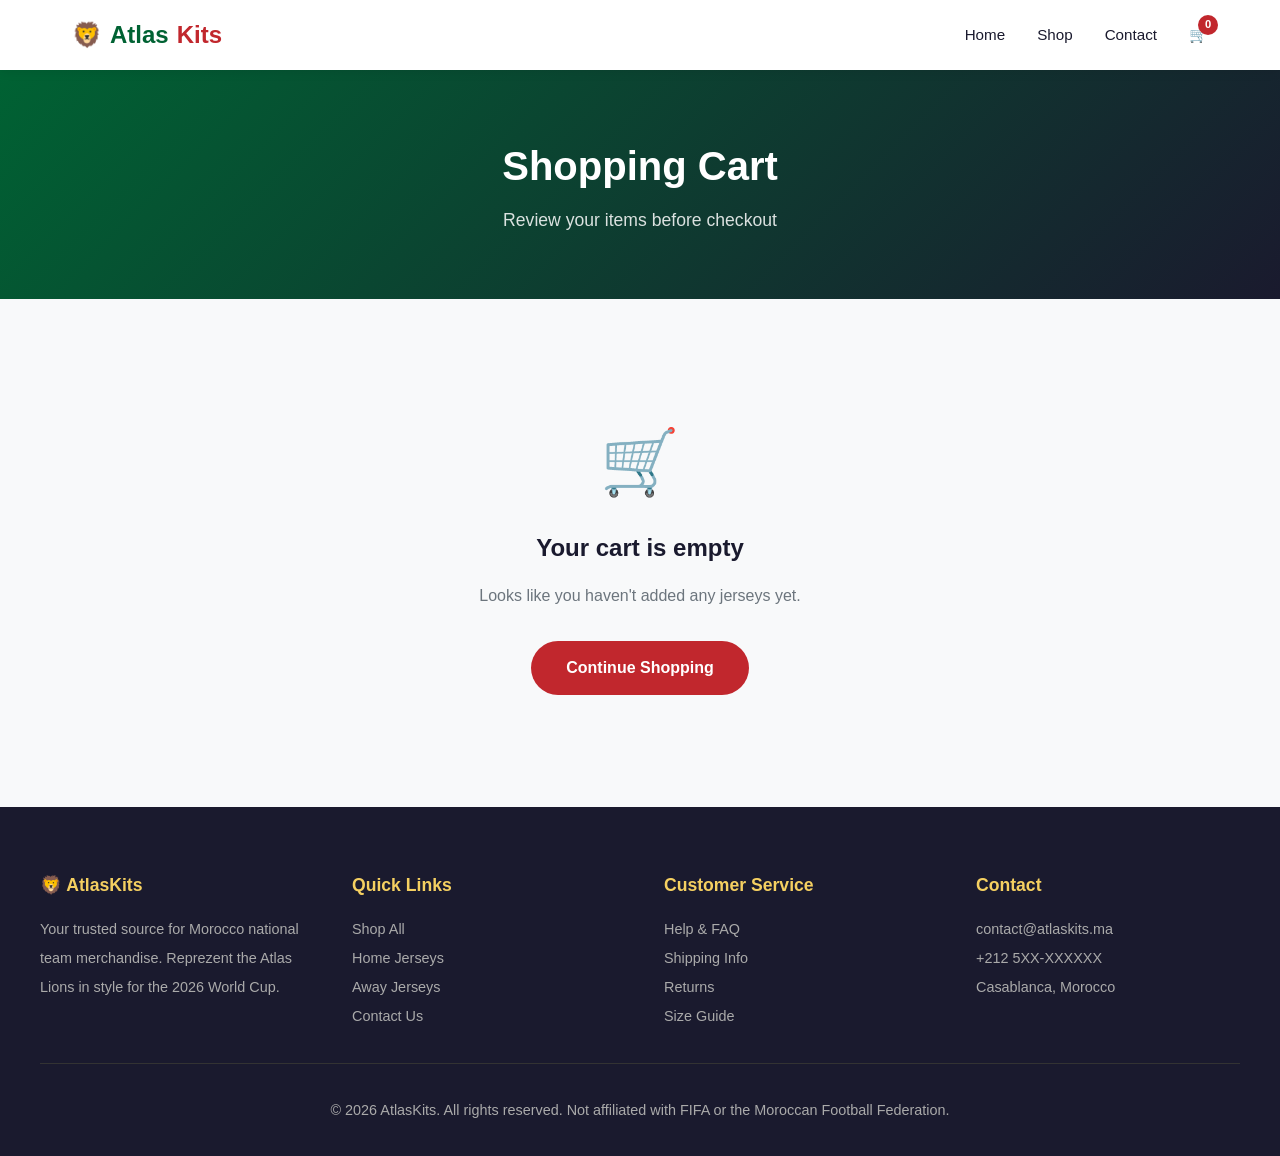
<file: cart.html>
<!DOCTYPE html>
<html lang="en">
<head>
  <meta charset="UTF-8">
  <meta name="viewport" content="width=device-width, initial-scale=1.0">
  <title>Cart - AtlasKits Morocco Jerseys</title>
  <link rel="stylesheet" href="css/style.css">
</head>
<body>
  <header class="header">
    <div class="header-inner">
      <a href="index.html" class="logo">
        🦁 <span>Atlas</span>Kits
      </a>
      <nav class="nav">
        <a href="index.html">Home</a>
        <a href="products.html">Shop</a>
        <a href="contact.html">Contact</a>
        <a href="cart.html" class="cart-icon">
          🛒
          <span class="cart-count">0</span>
        </a>
      </nav>
    </div>
  </header>

  <div class="page-header">
    <h1>Shopping Cart</h1>
    <p>Review your items before checkout</p>
  </div>

  <div class="cart-page" id="cart-container">
    <div id="cart-empty" class="cart-empty">
      <div style="font-size:4rem;margin-bottom:1rem">🛒</div>
      <h2>Your cart is empty</h2>
      <p style="color:var(--gray);margin-bottom:2rem">Looks like you haven't added any jerseys yet.</p>
      <a href="products.html" class="btn btn-red">Continue Shopping</a>
    </div>

    <div id="cart-full" style="display:none">
      <div id="cart-items"></div>

      <div class="cart-summary">
        <h3>Order Summary</h3>
        <div class="summary-row">
          <span>Subtotal</span>
          <span id="cart-subtotal">$0.00</span>
        </div>
        <div class="summary-row">
          <span>Shipping</span>
          <span>Free</span>
        </div>
        <div class="summary-row total">
          <span>Total</span>
          <span id="cart-total">$0.00</span>
        </div>
        <a href="checkout.html" class="btn btn-red" style="width:100%;text-align:center;padding:1rem;font-size:1.1rem;margin-top:1rem">Proceed to Checkout</a>
        <div style="text-align:center;margin-top:1rem">
          <a href="products.html" style="color:var(--gray);text-decoration:none;font-size:0.9rem">Continue Shopping</a>
        </div>
      </div>
    </div>
  </div>

  <footer class="footer">
    <div class="footer-inner">
      <div>
        <h3>🦁 AtlasKits</h3>
        <p>Your trusted source for Morocco national team merchandise. Reprezent the Atlas Lions in style for the 2026 World Cup.</p>
      </div>
      <div>
        <h3>Quick Links</h3>
        <a href="products.html">Shop All</a>
        <a href="products.html">Home Jerseys</a>
        <a href="products.html">Away Jerseys</a>
        <a href="contact.html">Contact Us</a>
      </div>
      <div>
        <h3>Customer Service</h3>
        <a href="contact.html">Help & FAQ</a>
        <a href="contact.html">Shipping Info</a>
        <a href="contact.html">Returns</a>
        <a href="contact.html">Size Guide</a>
      </div>
      <div>
        <h3>Contact</h3>
        <p>contact@atlaskits.ma</p>
        <p>+212 5XX-XXXXXX</p>
        <p>Casablanca, Morocco</p>
      </div>
    </div>
    <div class="footer-bottom">
      <p>&copy; 2026 AtlasKits. All rights reserved. Not affiliated with FIFA or the Moroccan Football Federation.</p>
    </div>
  </footer>

  <script src="js/products.js"></script>
  <script src="js/cart.js"></script>
  <script>
    renderCartPage();
  </script>
</body>
</html>
</file>
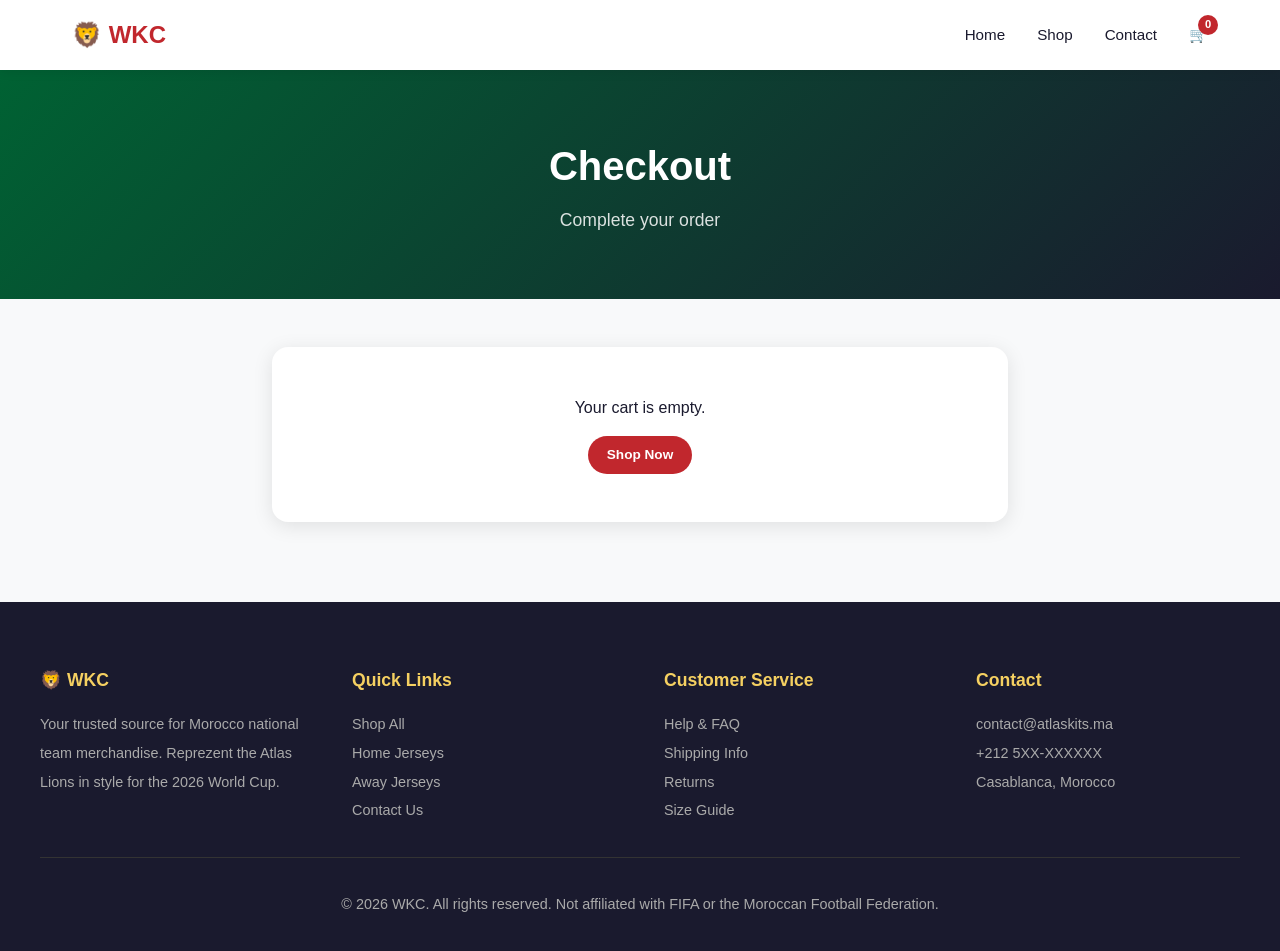
<file: checkout.html>
<!DOCTYPE html>
<html lang="en">
<head>
  <meta charset="UTF-8">
  <meta name="viewport" content="width=device-width, initial-scale=1.0">
  <title>Checkout - WKC Morocco Jerseys</title>
  <link rel="stylesheet" href="css/style.css">
  <script src="https://www.paypal.com/sdk/js?client-id=AdDPjl7S-NHxqJvV3K0-onOzZeGK0HeuOAkSp6iA3kbQcl0m-8KVNPqUTPU-BgHdSW_ZgPI7dGw9zjlO&currency=USD" data-namespace="paypal_sdk"></script>
</head>
<body>
  <header class="header">
    <div class="header-inner">
      <a href="index.html" class="logo">
        🦁 WKC
      </a>
      <nav class="nav">
        <a href="index.html">Home</a>
        <a href="products.html">Shop</a>
        <a href="contact.html">Contact</a>
        <a href="cart.html" class="cart-icon">
          🛒
          <span class="cart-count">0</span>
        </a>
      </nav>
    </div>
  </header>

  <div class="page-header">
    <h1>Checkout</h1>
    <p>Complete your order</p>
  </div>

  <div class="checkout-page" id="checkout-page">
    <div id="checkout-form-container">
      <div class="order-summary" id="checkout-items"></div>

      <form id="checkout-form">
        <div class="form-row">
          <div class="form-group">
            <label>First Name</label>
            <input type="text" required placeholder="Youssef">
          </div>
          <div class="form-group">
            <label>Last Name</label>
            <input type="text" required placeholder="El Hamdaoui">
          </div>
        </div>
        <div class="form-group">
          <label>Email</label>
          <input type="email" required placeholder="you@example.com">
        </div>
        <div class="form-group">
          <label>Phone</label>
          <input type="tel" required placeholder="+212 6XX-XXXXXX">
        </div>
        <div class="form-group">
          <label>Address</label>
          <input type="text" required placeholder="123 Avenue Mohammed V">
        </div>
        <div class="form-row">
          <div class="form-group">
            <label>City</label>
            <input type="text" required placeholder="Casablanca">
          </div>
          <div class="form-group">
            <label>Country</label>
            <select required>
              <option value="">Select country...</option>
              <option value="MA">Morocco</option>
              <option value="US">United States</option>
              <option value="GB">United Kingdom</option>
              <option value="FR">France</option>
              <option value="ES">Spain</option>
              <option value="DE">Germany</option>
              <option value="IT">Italy</option>
              <option value="CA">Canada</option>
              <option value="AE">UAE</option>
              <option value="SA">Saudi Arabia</option>
              <option value="QA">Qatar</option>
              <option value="EG">Egypt</option>
            </select>
          </div>
        </div>
        <input type="hidden" name="payment_method" value="paypal">

        <div style="background:white;border-radius:16px;padding:2rem;box-shadow:var(--shadow);margin-bottom:2rem">
          <div class="summary-row total">
            <span>Total Due</span>
            <span id="checkout-total">$0.00</span>
          </div>
        </div>

        <div id="paypal-button-container" style="margin-top:1rem"></div>
        <div style="text-align:center;margin-top:1rem">
          <a href="cart.html" style="color:var(--gray);text-decoration:none;font-size:0.9rem">← Back to Cart</a>
        </div>
      </form>
    </div>

    <div id="order-confirmed" style="display:none">
      <div class="message-banner">
        <div class="icon">✅</div>
        <h2>Order Placed! 🇲🇦</h2>
        <p>Thank you for your order. You'll receive a confirmation email shortly with your order details and tracking information.</p>
        <p style="font-size:0.9rem;color:var(--gray);margin-bottom:2rem">Your order number: #MOR-${Date.now().toString(36).toUpperCase()}</p>
        <a href="products.html" class="btn btn-red">Continue Shopping</a>
      </div>
    </div>
  </div>

  <footer class="footer">
    <div class="footer-inner">
      <div>
        <h3>🦁 WKC</h3>
        <p>Your trusted source for Morocco national team merchandise. Reprezent the Atlas Lions in style for the 2026 World Cup.</p>
      </div>
      <div>
        <h3>Quick Links</h3>
        <a href="products.html">Shop All</a>
        <a href="products.html">Home Jerseys</a>
        <a href="products.html">Away Jerseys</a>
        <a href="contact.html">Contact Us</a>
      </div>
      <div>
        <h3>Customer Service</h3>
        <a href="contact.html">Help & FAQ</a>
        <a href="contact.html">Shipping Info</a>
        <a href="contact.html">Returns</a>
        <a href="contact.html">Size Guide</a>
      </div>
      <div>
        <h3>Contact</h3>
        <p>contact@atlaskits.ma</p>
        <p>+212 5XX-XXXXXX</p>
        <p>Casablanca, Morocco</p>
      </div>
    </div>
    <div class="footer-bottom">
      <p>&copy; 2026 WKC. All rights reserved. Not affiliated with FIFA or the Moroccan Football Federation.</p>
    </div>
  </footer>

  <script src="js/products.js"></script>
  <script src="js/cart.js"></script>
  <script>
    function renderCheckout() {
      const cart = getCart();
      const container = document.getElementById('checkout-items');

      if (cart.length === 0) {
        container.innerHTML = '<div style="text-align:center;padding:1rem"><p>Your cart is empty.</p><a href="products.html" class="btn btn-red btn-sm" style="margin-top:1rem">Shop Now</a></div>';
        document.getElementById('checkout-form').style.display = 'none';
        return;
      }

      container.innerHTML = '<h3 style="margin-bottom:1rem">Order Items</h3>' +
        cart.map(item => {
          const product = getProduct(item.productId);
          if (!product) return '';
          return `<div class="order-item"><span>${product.name} (${item.size}) × ${item.quantity}</span><span>$${(product.price * item.quantity).toFixed(2)}</span></div>`;
        }).join('');

      const total = getCartTotal();
      document.getElementById('checkout-total').textContent = `$${total.toFixed(2)}`;
    }

    function completeOrder() {
      document.getElementById('checkout-form-container').style.display = 'none';
      document.getElementById('order-confirmed').style.display = 'block';
      localStorage.removeItem('moroccoCart');
      updateCartCount();
    }

    renderCheckout();
    updateCartCount();

    if (typeof paypal_sdk !== 'undefined' && getCart().length > 0) {
      paypal_sdk.Buttons({
        createOrder: function(data, actions) {
          const total = getCartTotal();
          return actions.order.create({
            purchase_units: [{
              amount: { value: total.toFixed(2) }
            }]
          });
        },
        onApprove: function(data, actions) {
          return actions.order.capture().then(function(details) {
            completeOrder();
          });
        },
        onError: function(err) {
          alert('Payment failed. Please try again.');
        }
      }).render('#paypal-button-container');
    }
  </script>
</body>
</html>
</file>
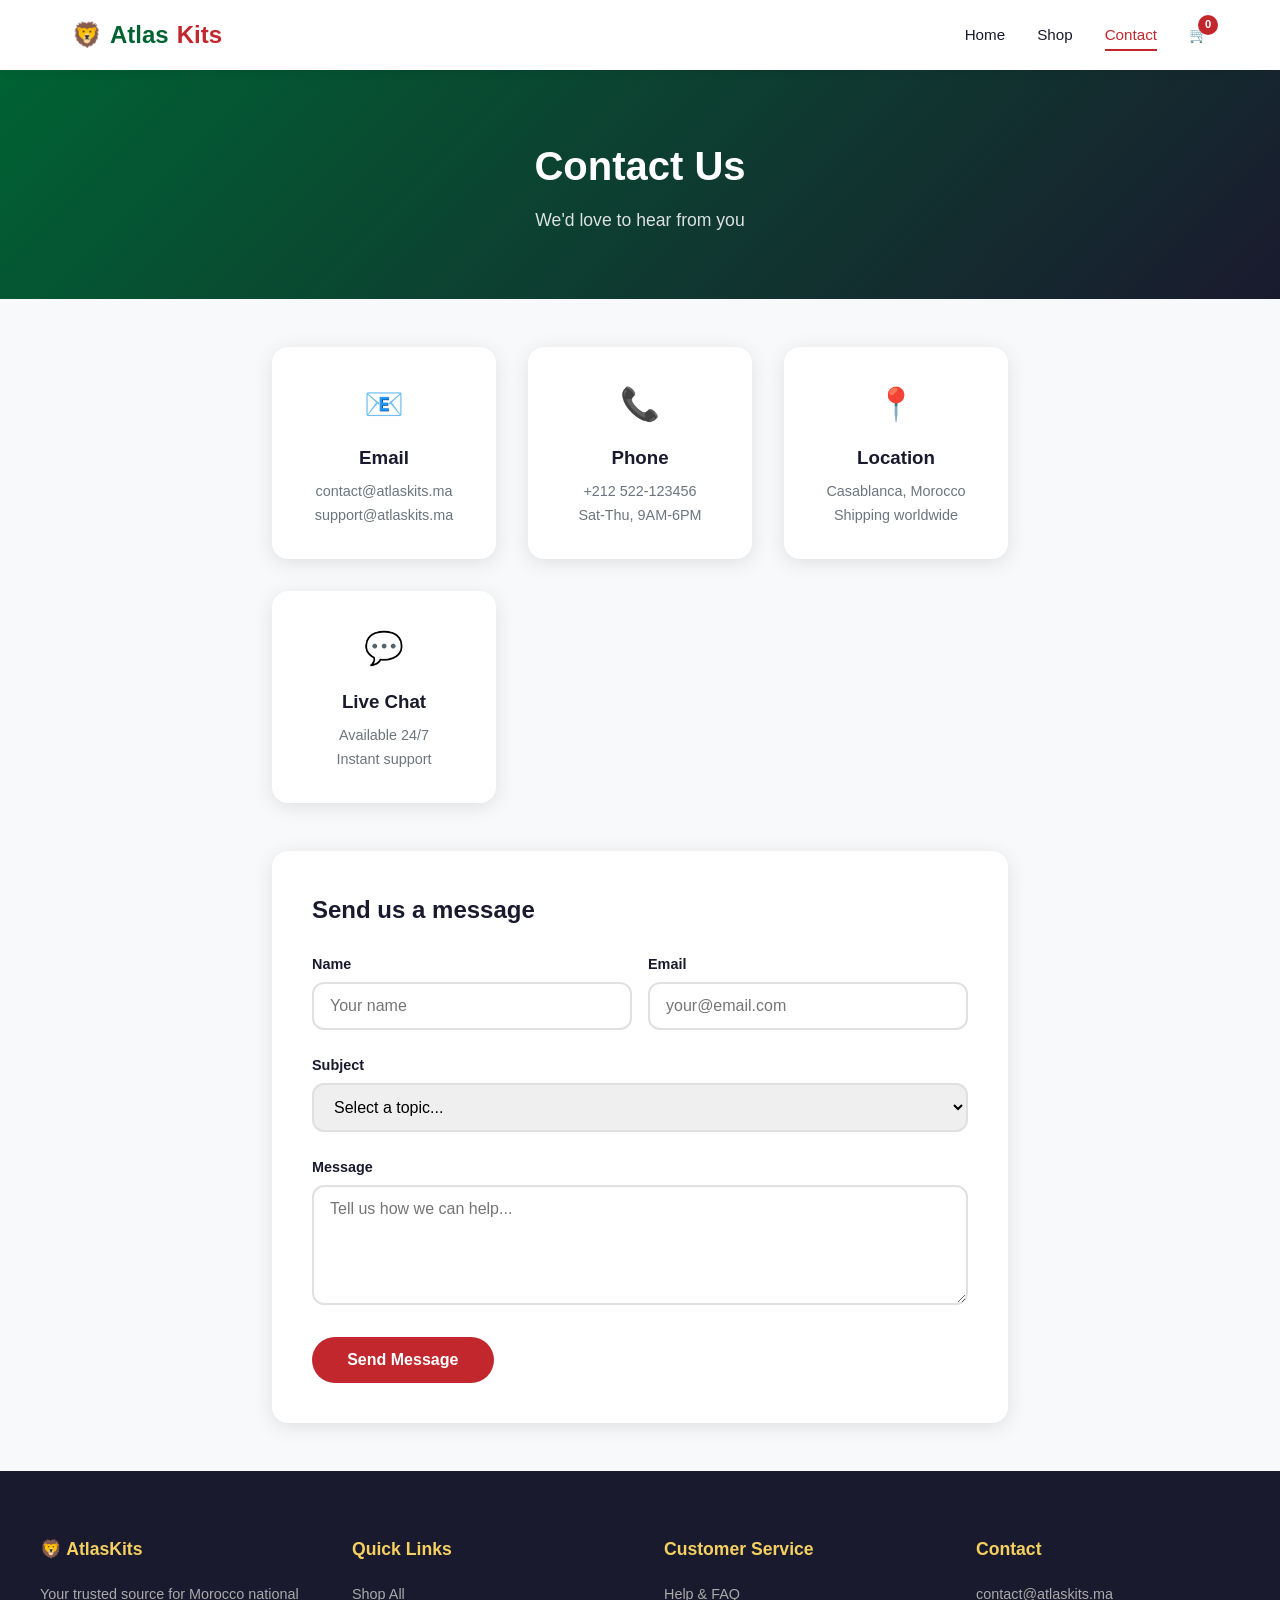
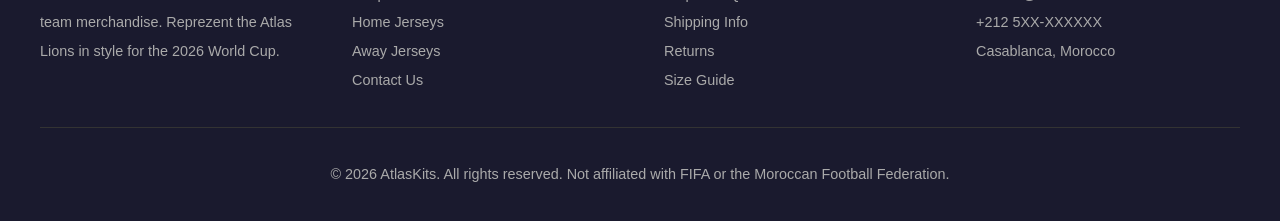
<file: contact.html>
<!DOCTYPE html>
<html lang="en">
<head>
  <meta charset="UTF-8">
  <meta name="viewport" content="width=device-width, initial-scale=1.0">
  <title>Contact - AtlasKits Morocco Jerseys</title>
  <link rel="stylesheet" href="css/style.css">
</head>
<body>
  <header class="header">
    <div class="header-inner">
      <a href="index.html" class="logo">
        🦁 <span>Atlas</span>Kits
      </a>
      <nav class="nav">
        <a href="index.html">Home</a>
        <a href="products.html">Shop</a>
        <a href="contact.html" class="active">Contact</a>
        <a href="cart.html" class="cart-icon">
          🛒
          <span class="cart-count">0</span>
        </a>
      </nav>
    </div>
  </header>

  <div class="page-header">
    <h1>Contact Us</h1>
    <p>We'd love to hear from you</p>
  </div>

  <div class="contact-page">
    <div class="contact-info">
      <div class="contact-item">
        <div class="icon">📧</div>
        <h3>Email</h3>
        <p>contact@atlaskits.ma</p>
        <p>support@atlaskits.ma</p>
      </div>
      <div class="contact-item">
        <div class="icon">📞</div>
        <h3>Phone</h3>
        <p>+212 522-123456</p>
        <p>Sat-Thu, 9AM-6PM</p>
      </div>
      <div class="contact-item">
        <div class="icon">📍</div>
        <h3>Location</h3>
        <p>Casablanca, Morocco</p>
        <p>Shipping worldwide</p>
      </div>
      <div class="contact-item">
        <div class="icon">💬</div>
        <h3>Live Chat</h3>
        <p>Available 24/7</p>
        <p>Instant support</p>
      </div>
    </div>

    <div style="background:white;border-radius:16px;padding:2.5rem;box-shadow:var(--shadow)">
      <h2 style="margin-bottom:1.5rem">Send us a message</h2>
      <form onsubmit="event.preventDefault();document.getElementById('msg-sent').style.display='block';this.reset()">
        <div class="form-row">
          <div class="form-group">
            <label>Name</label>
            <input type="text" required placeholder="Your name">
          </div>
          <div class="form-group">
            <label>Email</label>
            <input type="email" required placeholder="your@email.com">
          </div>
        </div>
        <div class="form-group">
          <label>Subject</label>
          <select required>
            <option value="">Select a topic...</option>
            <option>Order Inquiry</option>
            <option>Shipping Question</option>
            <option>Size & Fit</option>
            <option>Returns & Refunds</option>
            <option>Wholesale</option>
            <option>Other</option>
          </select>
        </div>
        <div class="form-group">
          <label>Message</label>
          <textarea rows="5" required placeholder="Tell us how we can help..."></textarea>
        </div>
        <button type="submit" class="btn btn-red">Send Message</button>
        <p id="msg-sent" style="color:var(--green);font-weight:600;margin-top:1rem;display:none">✓ Message sent! We'll get back to you within 24 hours.</p>
      </form>
    </div>
  </div>

  <footer class="footer">
    <div class="footer-inner">
      <div>
        <h3>🦁 AtlasKits</h3>
        <p>Your trusted source for Morocco national team merchandise. Reprezent the Atlas Lions in style for the 2026 World Cup.</p>
      </div>
      <div>
        <h3>Quick Links</h3>
        <a href="products.html">Shop All</a>
        <a href="products.html">Home Jerseys</a>
        <a href="products.html">Away Jerseys</a>
        <a href="contact.html">Contact Us</a>
      </div>
      <div>
        <h3>Customer Service</h3>
        <a href="contact.html">Help & FAQ</a>
        <a href="contact.html">Shipping Info</a>
        <a href="contact.html">Returns</a>
        <a href="contact.html">Size Guide</a>
      </div>
      <div>
        <h3>Contact</h3>
        <p>contact@atlaskits.ma</p>
        <p>+212 5XX-XXXXXX</p>
        <p>Casablanca, Morocco</p>
      </div>
    </div>
    <div class="footer-bottom">
      <p>&copy; 2026 AtlasKits. All rights reserved. Not affiliated with FIFA or the Moroccan Football Federation.</p>
    </div>
  </footer>

  <script src="js/products.js"></script>
  <script src="js/cart.js"></script>
  <script>updateCartCount()</script>
</body>
</html>
</file>
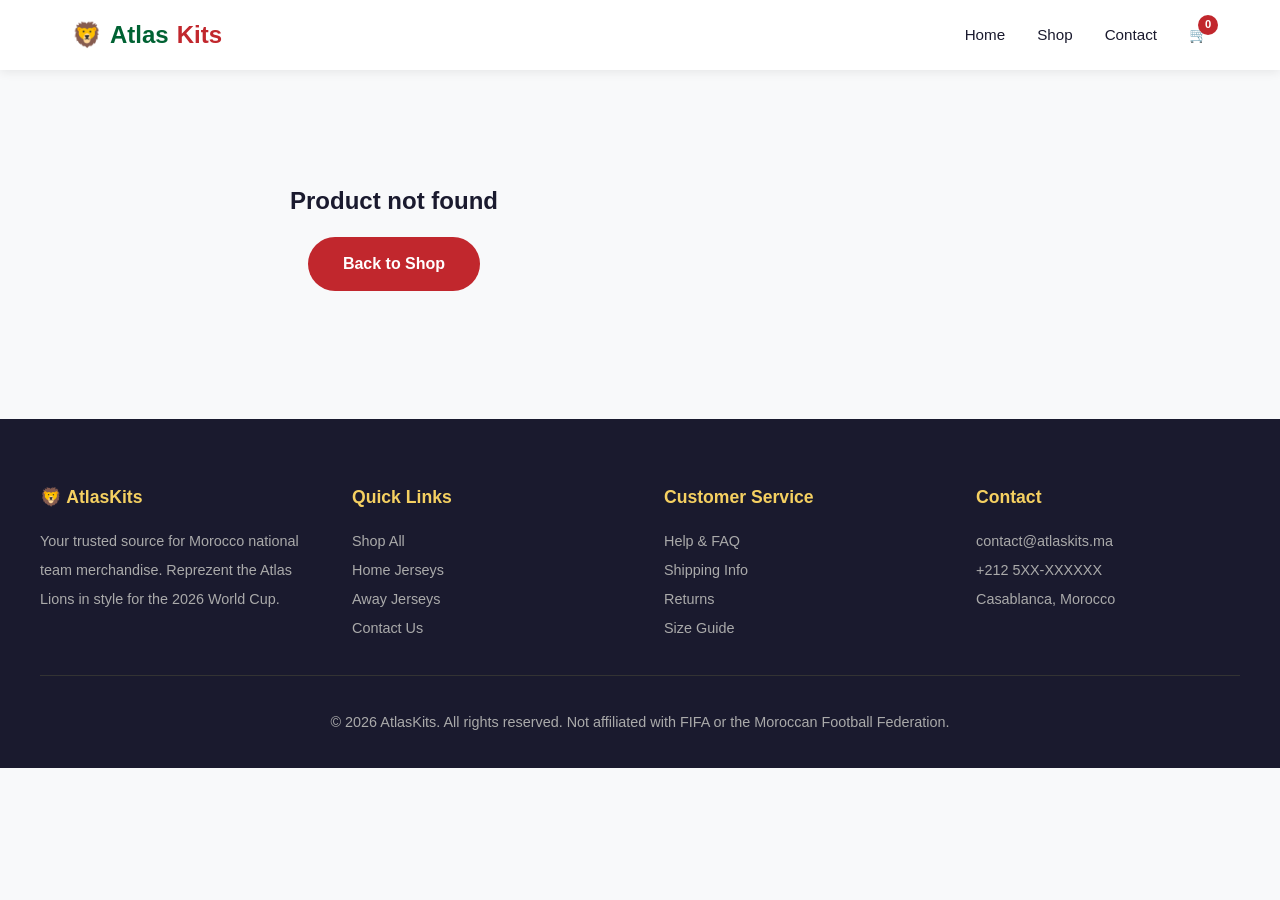
<file: product.html>
<!DOCTYPE html>
<html lang="en">
<head>
  <meta charset="UTF-8">
  <meta name="viewport" content="width=device-width, initial-scale=1.0">
  <title>Product - AtlasKits Morocco Jerseys</title>
  <link rel="stylesheet" href="css/style.css">
</head>
<body>
  <header class="header">
    <div class="header-inner">
      <a href="index.html" class="logo">
        🦁 <span>Atlas</span>Kits
      </a>
      <nav class="nav">
        <a href="index.html">Home</a>
        <a href="products.html">Shop</a>
        <a href="contact.html">Contact</a>
        <a href="cart.html" class="cart-icon">
          🛒
          <span class="cart-count">0</span>
        </a>
      </nav>
    </div>
  </header>

  <div class="product-detail" id="product-detail"></div>

  <footer class="footer">
    <div class="footer-inner">
      <div>
        <h3>🦁 AtlasKits</h3>
        <p>Your trusted source for Morocco national team merchandise. Reprezent the Atlas Lions in style for the 2026 World Cup.</p>
      </div>
      <div>
        <h3>Quick Links</h3>
        <a href="products.html">Shop All</a>
        <a href="products.html">Home Jerseys</a>
        <a href="products.html">Away Jerseys</a>
        <a href="contact.html">Contact Us</a>
      </div>
      <div>
        <h3>Customer Service</h3>
        <a href="contact.html">Help & FAQ</a>
        <a href="contact.html">Shipping Info</a>
        <a href="contact.html">Returns</a>
        <a href="contact.html">Size Guide</a>
      </div>
      <div>
        <h3>Contact</h3>
        <p>contact@atlaskits.ma</p>
        <p>+212 5XX-XXXXXX</p>
        <p>Casablanca, Morocco</p>
      </div>
    </div>
    <div class="footer-bottom">
      <p>&copy; 2026 AtlasKits. All rights reserved. Not affiliated with FIFA or the Moroccan Football Federation.</p>
    </div>
  </footer>

  <script src="js/products.js"></script>
  <script src="js/cart.js"></script>
  <script>
    const params = new URLSearchParams(window.location.search);
    const productId = parseInt(params.get('id'));
    const product = products.find(p => p.id === productId);

    if (!product) {
      document.getElementById('product-detail').innerHTML = '<div style="text-align:center;padding:4rem"><h2>Product not found</h2><p style="color:var(--gray);margin:1rem 0"><a href="products.html" class="btn btn-red">Back to Shop</a></p></div>';
    } else {
      let selectedSize = product.sizes[1] || product.sizes[0];
      document.getElementById('product-detail').innerHTML = `
        <img src="${product.image}" alt="${product.name}" class="product-detail-image" onerror="this.src='https://placehold.co/600x700/e0e0e0/666?text=Jersey'">
        <div class="product-detail-info">
          <h1>${product.name}</h1>
          <div style="color:var(--gray);margin-bottom:0.5rem">${product.category}</div>
          <div class="product-detail-price">
            $${product.price.toFixed(2)}
            ${product.originalPrice ? `<span style="font-size:1rem;color:var(--gray);text-decoration:line-through;font-weight:400;margin-left:0.5rem">$${product.originalPrice.toFixed(2)}</span>` : ''}
          </div>
          <p class="product-detail-desc">${product.description}</p>
          <div class="size-selector">
            <h3>Size</h3>
            <div class="size-options">
              ${product.sizes.map(s => `<button class="size-btn ${s === selectedSize ? 'active' : ''}" onclick="selectSize(this,'${s}')">${s}</button>`).join('')}
            </div>
          </div>
          <button class="btn btn-red" onclick="addToCart(${product.id}, selectedSize)" style="width:100%;text-align:center;padding:1rem;font-size:1.1rem">Add to Cart — $${product.price.toFixed(2)}</button>
        </div>
      `;
    }

    function selectSize(el, size) {
      document.querySelectorAll('.size-btn').forEach(b => b.classList.remove('active'));
      el.classList.add('active');
      selectedSize = size;
    }

    updateCartCount();
  </script>
</body>
</html>
</file>
<file: css/style.css>
* {
  margin: 0;
  padding: 0;
  box-sizing: border-box;
}

:root {
  --red: #C1272D;
  --green: #006233;
  --gold: #F5D061;
  --dark: #1a1a2e;
  --light: #f8f9fa;
  --gray: #6c757d;
  --white: #ffffff;
  --shadow: 0 4px 20px rgba(0,0,0,0.1);
  --transition: all 0.3s ease;
}

body {
  font-family: -apple-system, BlinkMacSystemFont, 'Segoe UI', Roboto, sans-serif;
  color: var(--dark);
  background: var(--light);
  line-height: 1.6;
}

/* Header */
.header {
  background: var(--white);
  box-shadow: 0 2px 10px rgba(0,0,0,0.08);
  position: sticky;
  top: 0;
  z-index: 100;
}

.header-inner {
  max-width: 1200px;
  margin: 0 auto;
  padding: 1rem 2rem;
  display: flex;
  align-items: center;
  justify-content: space-between;
}

.logo {
  display: flex;
  align-items: center;
  gap: 0.5rem;
  text-decoration: none;
  font-size: 1.5rem;
  font-weight: 800;
  color: var(--red);
}

.logo img {
  height: 40px;
}

.logo span {
  color: var(--green);
}

.nav {
  display: flex;
  gap: 2rem;
  align-items: center;
}

.nav a {
  text-decoration: none;
  color: var(--dark);
  font-weight: 500;
  font-size: 0.95rem;
  transition: var(--transition);
  position: relative;
}

.nav a::after {
  content: '';
  position: absolute;
  bottom: -4px;
  left: 0;
  width: 0;
  height: 2px;
  background: var(--red);
  transition: var(--transition);
}

.nav a:hover::after,
.nav a.active::after {
  width: 100%;
}

.nav a:hover {
  color: var(--red);
}

.nav a.active {
  color: var(--red);
}

.cart-icon {
  position: relative;
  font-size: 1.3rem;
  background: none;
  border: none;
  cursor: pointer;
  color: var(--dark);
  text-decoration: none;
}

.cart-count {
  position: absolute;
  top: -8px;
  right: -10px;
  background: var(--red);
  color: white;
  font-size: 0.7rem;
  font-weight: 700;
  width: 20px;
  height: 20px;
  border-radius: 50%;
  display: flex;
  align-items: center;
  justify-content: center;
}

/* Hero */
.hero {
  background: linear-gradient(135deg, var(--red) 0%, #8b0000 50%, var(--dark) 100%);
  color: white;
  padding: 6rem 2rem;
  text-align: center;
  position: relative;
  overflow: hidden;
}

.hero::before {
  content: '';
  position: absolute;
  top: -50%;
  left: -50%;
  width: 200%;
  height: 200%;
  background: url("data:image/svg+xml,%3Csvg width='60' height='60' viewBox='0 0 60 60' xmlns='http://www.w3.org/2000/svg'%3E%3Cg fill='none' fill-rule='evenodd'%3E%3Cg fill='%23ffffff' fill-opacity='0.05'%3E%3Cpath d='M36 34v-4h-2v4h-4v2h4v4h2v-4h4v-2h-4zm0-30V0h-2v4h-4v2h4v4h2V6h4V4h-4zM6 34v-4H4v4H0v2h4v4h2v-4h4v-2H6zM6 4V0H4v4H0v2h4v4h2V6h4V4H6z'/%3E%3C/g%3E%3C/g%3E%3C/svg%3E");
  animation: float 20s linear infinite;
}

@keyframes float {
  from { transform: translate(0, 0); }
  to { transform: translate(-50%, -50%); }
}

.hero-content {
  max-width: 800px;
  margin: 0 auto;
  position: relative;
  z-index: 1;
}

.hero h1 {
  font-size: 3.5rem;
  font-weight: 900;
  margin-bottom: 1rem;
  letter-spacing: -1px;
}

.hero h1 span {
  color: var(--gold);
}

.hero p {
  font-size: 1.2rem;
  opacity: 0.95;
  margin-bottom: 2rem;
  line-height: 1.8;
}

.hero-badge {
  display: inline-block;
  background: var(--gold);
  color: var(--dark);
  padding: 0.4rem 1.2rem;
  border-radius: 50px;
  font-weight: 700;
  font-size: 0.9rem;
  margin-bottom: 1.5rem;
}

.btn {
  display: inline-block;
  padding: 0.9rem 2.2rem;
  border-radius: 50px;
  text-decoration: none;
  font-weight: 700;
  font-size: 1rem;
  cursor: pointer;
  border: none;
  transition: var(--transition);
}

.btn-primary {
  background: var(--gold);
  color: var(--dark);
}

.btn-primary:hover {
  transform: translateY(-2px);
  box-shadow: 0 8px 25px rgba(245, 208, 97, 0.4);
}

.btn-outline {
  background: transparent;
  color: white;
  border: 2px solid white;
}

.btn-outline:hover {
  background: white;
  color: var(--red);
  transform: translateY(-2px);
}

.btn-red {
  background: var(--red);
  color: white;
}

.btn-red:hover {
  background: #a02020;
  transform: translateY(-2px);
  box-shadow: 0 8px 25px rgba(193, 39, 45, 0.3);
}

.btn-sm {
  padding: 0.5rem 1.2rem;
  font-size: 0.85rem;
}

/* Sections */
.section {
  padding: 5rem 2rem;
  max-width: 1200px;
  margin: 0 auto;
}

.section-title {
  text-align: center;
  font-size: 2.2rem;
  font-weight: 800;
  margin-bottom: 0.5rem;
  color: var(--dark);
}

.section-subtitle {
  text-align: center;
  color: var(--gray);
  margin-bottom: 3rem;
  font-size: 1.1rem;
}

/* Products Grid */
.products-grid {
  display: grid;
  grid-template-columns: repeat(auto-fill, minmax(280px, 1fr));
  gap: 2rem;
}

.product-card {
  background: var(--white);
  border-radius: 16px;
  overflow: hidden;
  box-shadow: var(--shadow);
  transition: var(--transition);
  position: relative;
}

.product-card:hover {
  transform: translateY(-5px);
  box-shadow: 0 12px 40px rgba(0,0,0,0.15);
}

.product-badge {
  position: absolute;
  top: 1rem;
  left: 1rem;
  background: var(--red);
  color: white;
  padding: 0.3rem 0.8rem;
  border-radius: 50px;
  font-size: 0.75rem;
  font-weight: 700;
  z-index: 2;
}

.product-badge.green {
  background: var(--green);
}

.product-image {
  width: 100%;
  height: 320px;
  object-fit: cover;
  display: block;
  background: #f0f0f0;
}

.product-info {
  padding: 1.5rem;
}

.product-name {
  font-size: 1.1rem;
  font-weight: 700;
  margin-bottom: 0.3rem;
}

.product-category {
  font-size: 0.85rem;
  color: var(--gray);
  margin-bottom: 0.5rem;
}

.product-price {
  font-size: 1.3rem;
  font-weight: 800;
  color: var(--red);
  margin-bottom: 1rem;
}

.product-price .original {
  font-size: 0.95rem;
  color: var(--gray);
  text-decoration: line-through;
  margin-left: 0.5rem;
  font-weight: 400;
}

/* Features */
.features {
  background: var(--white);
  padding: 4rem 2rem;
}

.features-grid {
  max-width: 1200px;
  margin: 0 auto;
  display: grid;
  grid-template-columns: repeat(auto-fit, minmax(250px, 1fr));
  gap: 2rem;
}

.feature-card {
  text-align: center;
  padding: 2rem;
}

.feature-icon {
  font-size: 2.5rem;
  margin-bottom: 1rem;
}

.feature-card h3 {
  font-size: 1.1rem;
  margin-bottom: 0.5rem;
}

.feature-card p {
  color: var(--gray);
  font-size: 0.9rem;
}

/* Footer */
.footer {
  background: var(--dark);
  color: white;
  padding: 4rem 2rem 2rem;
}

.footer-inner {
  max-width: 1200px;
  margin: 0 auto;
  display: grid;
  grid-template-columns: repeat(auto-fit, minmax(200px, 1fr));
  gap: 3rem;
}

.footer h3 {
  color: var(--gold);
  margin-bottom: 1rem;
  font-size: 1.1rem;
}

.footer p, .footer a {
  color: #aaa;
  font-size: 0.9rem;
  line-height: 2;
  text-decoration: none;
  display: block;
}

.footer a:hover {
  color: var(--gold);
}

.footer-bottom {
  max-width: 1200px;
  margin: 2rem auto 0;
  padding-top: 2rem;
  border-top: 1px solid #333;
  text-align: center;
  color: #666;
  font-size: 0.85rem;
}

/* Products Page */
.page-header {
  background: linear-gradient(135deg, var(--green), var(--dark));
  color: white;
  padding: 4rem 2rem;
  text-align: center;
}

.page-header h1 {
  font-size: 2.5rem;
  font-weight: 800;
  margin-bottom: 0.5rem;
}

.page-header p {
  opacity: 0.85;
  font-size: 1.1rem;
}

/* Filters */
.filters {
  display: flex;
  gap: 0.75rem;
  flex-wrap: wrap;
  justify-content: center;
  margin-bottom: 3rem;
}

.filter-btn {
  padding: 0.5rem 1.5rem;
  border-radius: 50px;
  border: 2px solid #ddd;
  background: white;
  font-weight: 600;
  font-size: 0.9rem;
  cursor: pointer;
  transition: var(--transition);
  color: var(--dark);
}

.filter-btn:hover {
  border-color: var(--red);
  color: var(--red);
}

.filter-btn.active {
  background: var(--red);
  color: white;
  border-color: var(--red);
}

/* Cart Page */
.cart-page {
  max-width: 1000px;
  margin: 0 auto;
  padding: 3rem 2rem;
}

.cart-empty {
  text-align: center;
  padding: 4rem 2rem;
}

.cart-empty h2 {
  margin-bottom: 1rem;
}

.cart-item {
  display: flex;
  gap: 1.5rem;
  padding: 1.5rem 0;
  border-bottom: 1px solid #eee;
  align-items: center;
}

.cart-item-image {
  width: 100px;
  height: 100px;
  object-fit: cover;
  border-radius: 12px;
  background: #f0f0f0;
}

.cart-item-info {
  flex: 1;
}

.cart-item-name {
  font-weight: 700;
  font-size: 1.05rem;
  margin-bottom: 0.2rem;
}

.cart-item-price {
  color: var(--red);
  font-weight: 700;
}

.cart-item-actions {
  display: flex;
  align-items: center;
  gap: 1rem;
}

.qty-btn {
  width: 32px;
  height: 32px;
  border-radius: 8px;
  border: 1px solid #ddd;
  background: white;
  font-size: 1rem;
  cursor: pointer;
  display: flex;
  align-items: center;
  justify-content: center;
  transition: var(--transition);
}

.qty-btn:hover {
  border-color: var(--red);
  color: var(--red);
}

.qty-display {
  font-weight: 700;
  font-size: 1.05rem;
  min-width: 30px;
  text-align: center;
}

.remove-btn {
  background: none;
  border: none;
  color: var(--gray);
  cursor: pointer;
  font-size: 0.9rem;
  padding: 0.5rem;
  transition: var(--transition);
}

.remove-btn:hover {
  color: var(--red);
}

.cart-summary {
  background: white;
  border-radius: 16px;
  padding: 2rem;
  box-shadow: var(--shadow);
  margin-top: 2rem;
}

.cart-summary h3 {
  font-size: 1.3rem;
  margin-bottom: 1.5rem;
}

.summary-row {
  display: flex;
  justify-content: space-between;
  margin-bottom: 1rem;
  font-size: 1rem;
}

.summary-row.total {
  font-size: 1.3rem;
  font-weight: 800;
  padding-top: 1rem;
  border-top: 2px solid #eee;
  color: var(--red);
}

/* Checkout */
.checkout-page {
  max-width: 800px;
  margin: 0 auto;
  padding: 3rem 2rem;
}

.form-group {
  margin-bottom: 1.5rem;
}

.form-group label {
  display: block;
  font-weight: 600;
  margin-bottom: 0.4rem;
  font-size: 0.9rem;
}

.form-group input,
.form-group select,
.form-group textarea {
  width: 100%;
  padding: 0.8rem 1rem;
  border: 2px solid #e0e0e0;
  border-radius: 12px;
  font-size: 1rem;
  transition: var(--transition);
  font-family: inherit;
}

.form-group input:focus,
.form-group select:focus,
.form-group textarea:focus {
  outline: none;
  border-color: var(--red);
}

.form-row {
  display: grid;
  grid-template-columns: 1fr 1fr;
  gap: 1rem;
}

.order-summary {
  background: white;
  border-radius: 16px;
  padding: 2rem;
  box-shadow: var(--shadow);
  margin-bottom: 2rem;
}

.order-item {
  display: flex;
  justify-content: space-between;
  padding: 0.8rem 0;
  border-bottom: 1px solid #f0f0f0;
  font-size: 0.95rem;
}

/* Product Detail */
.product-detail {
  max-width: 1000px;
  margin: 0 auto;
  padding: 3rem 2rem;
  display: grid;
  grid-template-columns: 1fr 1fr;
  gap: 3rem;
}

.product-detail-image {
  width: 100%;
  border-radius: 16px;
  background: #f0f0f0;
}

.product-detail-info h1 {
  font-size: 2rem;
  margin-bottom: 0.5rem;
}

.product-detail-price {
  font-size: 1.8rem;
  font-weight: 800;
  color: var(--red);
  margin-bottom: 1.5rem;
}

.product-detail-desc {
  color: var(--gray);
  margin-bottom: 2rem;
  line-height: 1.8;
}

.size-selector {
  margin-bottom: 2rem;
}

.size-selector h3 {
  margin-bottom: 0.8rem;
  font-size: 0.95rem;
}

.size-options {
  display: flex;
  gap: 0.5rem;
}

.size-btn {
  width: 48px;
  height: 48px;
  border-radius: 10px;
  border: 2px solid #e0e0e0;
  background: white;
  font-weight: 700;
  font-size: 0.9rem;
  cursor: pointer;
  transition: var(--transition);
}

.size-btn:hover {
  border-color: var(--red);
  color: var(--red);
}

.size-btn.active {
  border-color: var(--red);
  background: var(--red);
  color: white;
}

/* Contact */
.contact-page {
  max-width: 800px;
  margin: 0 auto;
  padding: 3rem 2rem;
}

.contact-info {
  display: grid;
  grid-template-columns: repeat(auto-fit, minmax(200px, 1fr));
  gap: 2rem;
  margin-bottom: 3rem;
}

.contact-item {
  text-align: center;
  padding: 2rem;
  background: white;
  border-radius: 16px;
  box-shadow: var(--shadow);
}

.contact-item .icon {
  font-size: 2rem;
  margin-bottom: 0.8rem;
}

.contact-item h3 {
  margin-bottom: 0.5rem;
}

.contact-item p {
  color: var(--gray);
  font-size: 0.9rem;
}

/* Toast */
.toast {
  position: fixed;
  bottom: 2rem;
  right: 2rem;
  background: var(--dark);
  color: white;
  padding: 1rem 2rem;
  border-radius: 12px;
  font-weight: 600;
  box-shadow: 0 8px 30px rgba(0,0,0,0.2);
  transform: translateY(100px);
  opacity: 0;
  transition: all 0.4s ease;
  z-index: 200;
}

.toast.show {
  transform: translateY(0);
  opacity: 1;
}

/* Message banner */
.message-banner {
  text-align: center;
  padding: 3rem 2rem;
  background: white;
  border-radius: 16px;
  box-shadow: var(--shadow);
}

.message-banner .icon {
  font-size: 4rem;
  margin-bottom: 1rem;
}

.message-banner h2 {
  margin-bottom: 0.5rem;
}

.message-banner p {
  color: var(--gray);
  margin-bottom: 2rem;
}

/* Responsive */
@media (max-width: 768px) {
  .hero h1 { font-size: 2.2rem; }
  .nav { gap: 1rem; }
  .nav a { font-size: 0.85rem; }
  .section { padding: 3rem 1rem; }
  .product-detail {
    grid-template-columns: 1fr;
    gap: 2rem;
  }
  .form-row { grid-template-columns: 1fr; }
  .header-inner { padding: 0.8rem 1rem; }
}

/* Placeholder image helper */
.placeholder-img {
  display: flex;
  align-items: center;
  justify-content: center;
  font-size: 3rem;
  color: #999;
}
</file>
